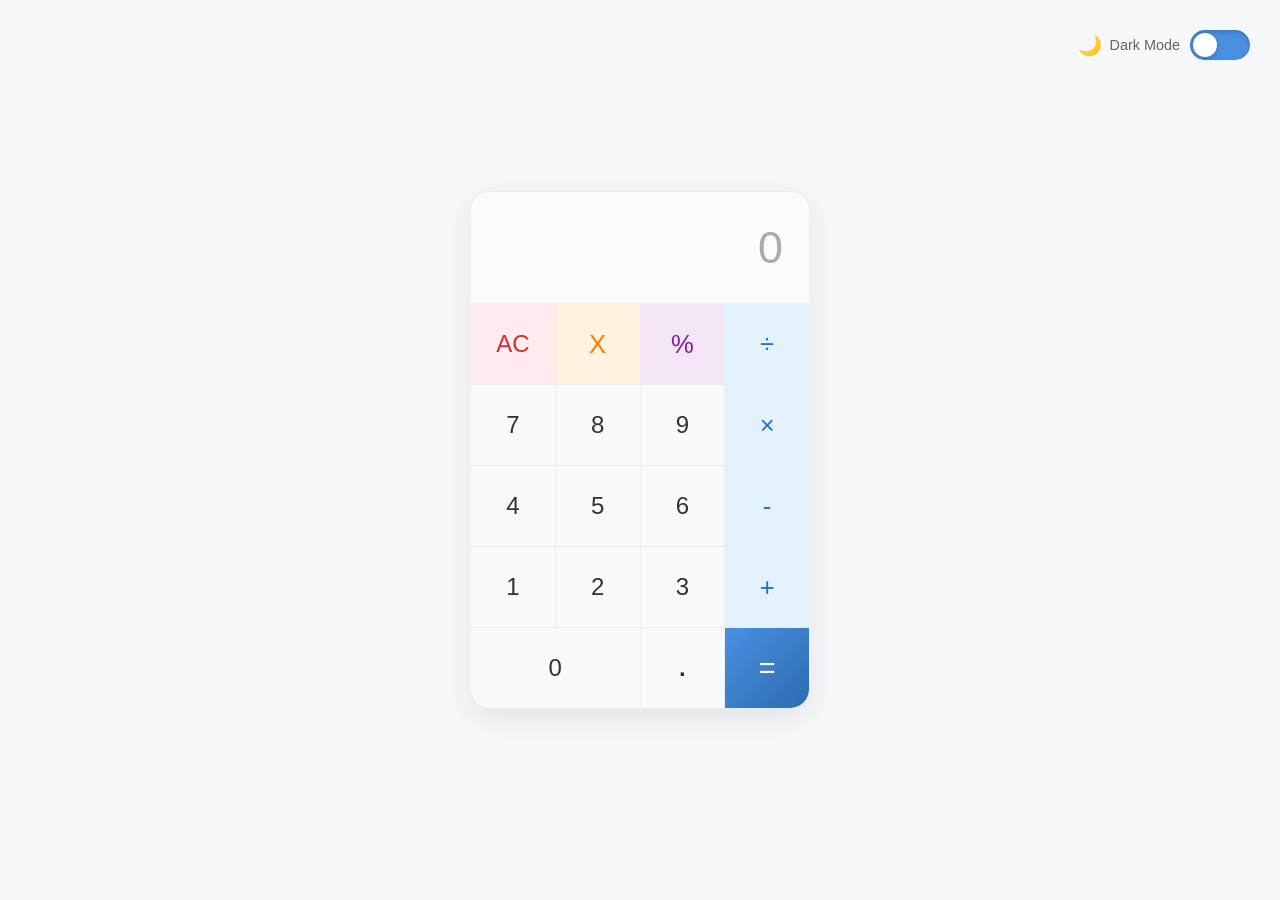
<file: index.html>
<!DOCTYPE html>
<html lang="en">
<head>
    <meta charset="UTF-8">
    <meta name="viewport" content="width=device-width, initial-scale=1.0">
    <title>Colorful Calculator</title>
    <style>
        * {
            margin: 0;
            padding: 0;
            box-sizing: border-box;
            font-family: -apple-system, BlinkMacSystemFont, 'Segoe UI', sans-serif;
        }
        
        body {
            display: flex;
            justify-content: center;
            align-items: center;
            min-height: 100vh;
            background-color: #f5f7fa;
            padding: 20px;
            transition: background-color 0.5s ease;
        }
        
        /* Theme toggle styles */
        .theme-toggle {
            position: absolute;
            top: 30px;
            right: 30px;
        }
        
        .toggle-label {
            display: flex;
            align-items: center;
            cursor: pointer;
            font-size: 0.9rem;
            color: #666;
            font-weight: 500;
        }
        
        .toggle-label .icon {
            margin-right: 8px;
            font-size: 1.2rem;
        }
        
        .toggle-switch {
            position: relative;
            width: 60px;
            height: 30px;
            background-color: #4a90e2;
            border-radius: 50px;
            margin-left: 10px;
            transition: background-color 0.3s;
            box-shadow: inset 0 2px 5px rgba(0, 0, 0, 0.2);
        }
        
        .toggle-switch::before {
            content: '';
            position: absolute;
            width: 24px;
            height: 24px;
            border-radius: 50%;
            background-color: white;
            top: 3px;
            left: 3px;
            transition: transform 0.3s;
            box-shadow: 0 2px 5px rgba(0, 0, 0, 0.2);
        }
        
        #theme-toggle {
            display: none;
        }
        
        #theme-toggle:checked ~ .theme-toggle .toggle-switch {
            background-color: #ff9f43;
        }
        
        #theme-toggle:checked ~ .theme-toggle .toggle-switch::before {
            transform: translateX(30px);
        }
        
        /* Dark theme styles */
        #theme-toggle:checked ~ body {
            background-color: #1a1d28;
        }
        
        #theme-toggle:checked ~ body .calculator {
            background-color: #2d3343;
            border-color: #3a4052;
            box-shadow: 0 10px 30px rgba(0, 0, 0, 0.3);
        }
        
        #theme-toggle:checked ~ body .display {
            background-color: #252a36;
            border-color: #3a4052;
        }
        
        #theme-toggle:checked ~ body .display-input {
            color: #f0f0f0;
        }
        
        #theme-toggle:checked ~ body .key {
            background-color: #3a4052;
            color: #f0f0f0;
        }
        
        #theme-toggle:checked ~ body .key:hover {
            background-color: #454c5f;
        }
        
        #theme-toggle:checked ~ body .key:active {
            background-color: #50586e;
        }
        
        #theme-toggle:checked ~ body .toggle-label {
            color: #aaa;
        }
        
        /* Calculator styles */
        .calculator {
            width: 340px;
            background-color: #ffffff;
            border-radius: 20px;
            box-shadow: 0 10px 30px rgba(0, 0, 0, 0.08);
            overflow: hidden;
            border: 1px solid #eaeef3;
            transition: all 0.5s ease;
        }
        
        .display {
            padding: 30px 25px;
            background-color: #fafbfd;
            text-align: right;
            border-bottom: 1px solid #eaeef3;
            transition: all 0.5s ease;
        }
        
        .display-input {
            width: 100%;
            border: none;
            background: transparent;
            text-align: right;
            font-size: 2.8rem;
            font-weight: 300;
            color: #333;
            outline: none;
            letter-spacing: 1px;
            transition: color 0.5s ease;
        }
        
        .display-input::placeholder {
            color: #aaa;
        }
        
        .keypad {
            display: grid;
            grid-template-columns: repeat(4, 1fr);
            gap: 1px;
            background-color: #eaeef3;
        }
        
        .key {
            height: 80px;
            display: flex;
            justify-content: center;
            align-items: center;
            background-color: white;
            font-size: 1.5rem;
            font-weight: 400;
            color: #333;
            cursor: pointer;
            user-select: none;
            transition: all 0.15s ease;
            border: none;
            outline: none;
        }
        
        .key:hover {
            background-color: #f7f9fc;
        }
        
        .key:active {
            transform: scale(0.97);
        }
        
        /* Colorful operator buttons */
        .key.operator {
            font-weight: 500;
            font-size: 1.6rem;
            background-color: #e3f2fd;
            color: #1976d2;
        }
        
        .key.operator:hover {
            background-color: #bbdefb;
        }
        
        .key.operator:active {
            background-color: #90caf9;
        }
        
        /* Special colorful buttons */
        .key.clear {
            background-color: #ffebee;
            color: #d32f2f;
        }
        
        .key.clear:hover {
            background-color: #ffcdd2;
        }
        
        .key.clear:active {
            background-color: #ef9a9a;
        }
        
        .key.equals {
            background: linear-gradient(135deg, #4a90e2, #2b6cb0);
            color: white;
            font-weight: 500;
            font-size: 1.8rem;
        }
        
        .key.equals:hover {
            background: linear-gradient(135deg, #3a7bc8, #1e4e8c);
        }
        
        .key.equals:active {
            background: linear-gradient(135deg, #2b6cb0, #15375e);
        }
        
        /* Number buttons with gradient effect */
        .key.number {
            background-color: #f8f9fa;
            font-weight: 500;
        }
        
        .key.number:hover {
            background-color: #e9ecef;
        }

        .key.decimal:hover {
            background-color: #e9ecef;
        }
        
        .key.number:active {
            background-color: #dee2e6;
        }
        
        /* Special button for zero */
        .key.zero {
            grid-column: span 2;
            background-color: #f8f9fa;
        }
        
        .key.decimal {
            background-color: #f8f9fa;
            font-weight: 600;
        }
        
        /* Colorful percentage and sign buttons */
        .key.operator:nth-child(2) { /* ± */
            background-color: #fff3e0;
            color: #f57c00;
        }
        
        .key.operator:nth-child(2):hover {
            background-color: #ffe0b2;
        }
        
        .key.operator:nth-child(3) { /* % */
            background-color: #f3e5f5;
            color: #7b1fa2;
        }
        
        .key.operator:nth-child(3):hover {
            background-color: #e1bee7;
        }
        
        /* Responsive adjustments */
        @media (max-width: 400px) {
            .calculator {
                width: 300px;
            }
            
            .key {
                height: 70px;
                font-size: 1.4rem;
            }
            
            .theme-toggle {
                top: 20px;
                right: 20px;
            }
        }
        
        @media (max-width: 350px) {
            .calculator {
                width: 280px;
            }
            
            .key {
                height: 65px;
            }
        }
        
        /* Animation for calculator entry */
        @keyframes slideIn {
            from {
                opacity: 0;
                transform: translateY(20px);
            }
            to {
                opacity: 1;
                transform: translateY(0);
            }
        }
        
        .calculator {
            animation: slideIn 0.5s ease-out;
        }
    </style>
</head>
<body>
    <input type="checkbox" id="theme-toggle">
    
    <div class="theme-toggle">
        <label for="theme-toggle" class="toggle-label">
            <span class="icon">🌙</span>
            <span class="text_theme">Dark Mode</span>
            <span class="toggle-switch"></span>
        </label>
    </div>
    
    <div class="calculator">
        <div class="display">
            <input type="text" class="display-input" id="disp" placeholder="0" readonly>
        </div>
        
        <div class="keypad">
            <!-- First row -->
            <button class="key clear">AC</button>
            <button class="key operator">X</button>
            <button class="key operator">%</button>
            <button class="key operator">÷</button>
            
            <!-- Second row -->
            <button class="key number">7</button>
            <button class="key number">8</button>
            <button class="key number">9</button>
            <button class="key operator">×</button>
            
            <!-- Third row -->
            <button class="key number">4</button>
            <button class="key number">5</button>
            <button class="key number">6</button>
            <button class="key operator">-</button>
            
            <!-- Fourth row -->
            <button class="key number">1</button>
            <button class="key number">2</button>
            <button class="key number">3</button>
            <button class="key operator">+</button>
            
            <!-- Fifth row -->
            <button class="key number zero">0</button>
            <button class="key decimal">.</button>
            <button class="key equals">=</button>
        </div>
    </div>
</body>
<script src="script.js"></script>
</html>
</file>
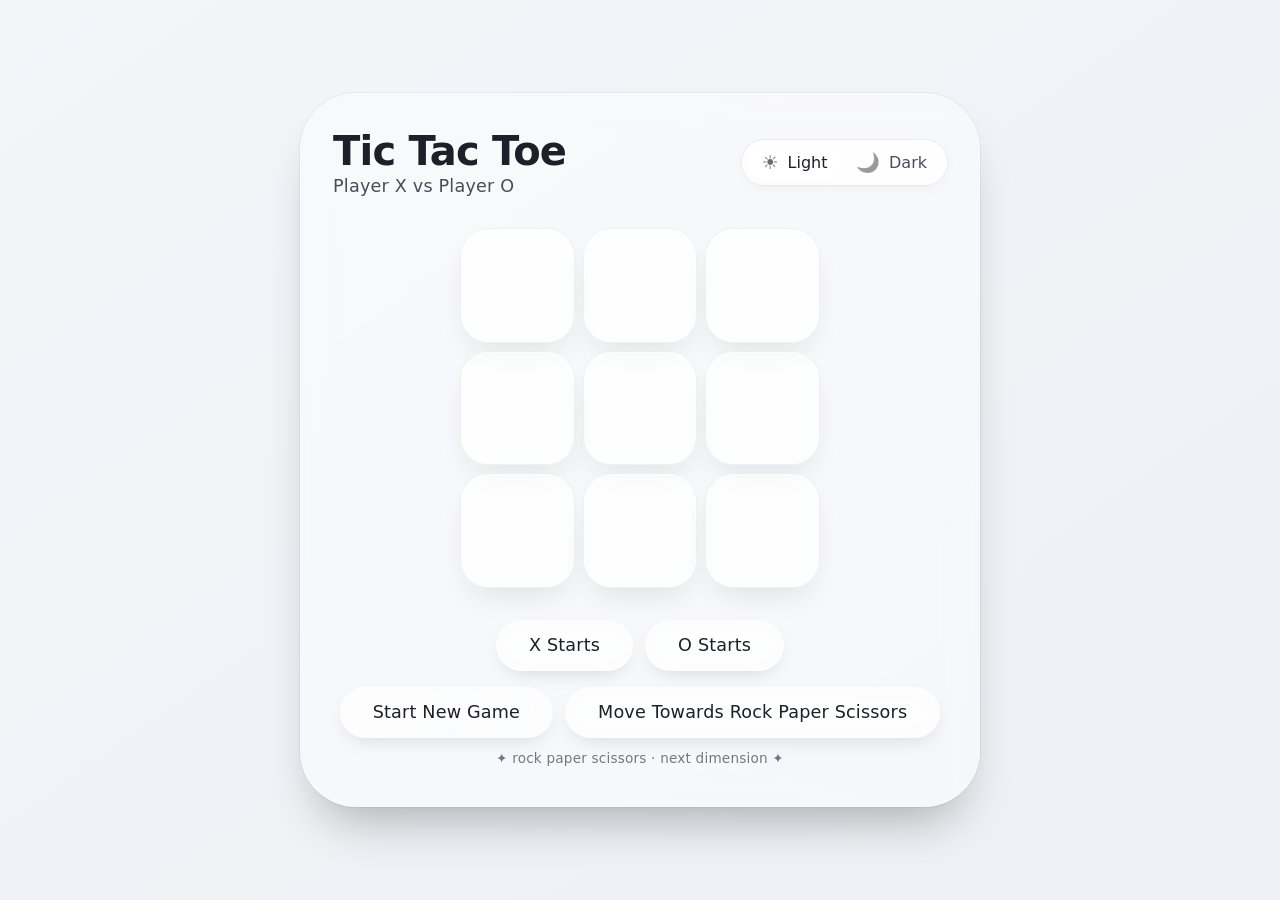
<file: tictactoe/index.html>
<!DOCTYPE html>
<html lang="en">
<head>
  <meta charset="UTF-8">
  <meta name="viewport" content="width=device-width, initial-scale=1.0">
  <title>tier · tic tac toe (UI only)</title>
  <link rel="stylesheet" href="style.css">
</head>
<body>
  <!-- hidden checkbox triggers dark mode -->
  <input type="checkbox" id="theme-toggle" class="theme-toggle-checkbox">

  <!-- main app container (all variables apply here) -->
  <div class="app-container">

    <!-- top section: title + toggle -->
    <div class="top-bar">
      <div class="titles">
        <h1>Tic Tac Toe</h1>
        <div class="subtitle">Player X  vs  Player O</div>
      </div>

      <!-- dark/light toggle (CSS only) -->
      <div class="toggle-wrapper">
        <label for="theme-toggle" class="toggle-label">Light</label>
        <label for="theme-toggle" class="toggle-label">Dark</label>
      </div>
    </div>

    <!-- game board 3x3 (placeholders X / O for UI) -->
    <div class="board">
      <!-- <div class="win-line"></div> -->
      <div class="cell 1">    </div>
      <div class="cell 2">    </div>
      <div class="cell 3">    </div>
      <div class="cell 4">    </div>
      <div class="cell 5">    </div>
      <div class="cell 6">    </div>
      <div class="cell 7">    </div>
      <div class="cell 8">    </div>
      <div class="cell 9">    </div>
    </div>

    <!-- scoreboard compact card -->
    <!-- <div class="scoreboard">
      <div class="score-content">
        <div class="score-x"><span>0</span></div>
        <div class="score-o"><span>0</span></div>
      </div>
    </div> -->

    <!-- action buttons row -->
    <div class="actions">

      <!-- Starter Selection -->
      <div class="starter-wrapper">
        <div class="btn starter-btn">X Starts</div>
        <div class="btn starter-btn">O Starts</div>
      </div>
    
      <!-- Action Buttons (Now Below) -->
      <div class="action-buttons">
        <a href="../toss/index.html" class="anker">
          <div class="btn btn-primary">Start New Game</div>
        </a>
    
        <div class="btn">Move Towards Rock Paper Scissors</div>
      </div>
    
    </div>    
    

    <!-- invisible elegant spacer (just for design) -->
    <div class="rock-paper-note">✦ rock paper scissors · next dimension ✦</div>
  </div>

  <!-- no script, pure UI – everything fits 100vh, centered, smooth glass -->
</body>
<script src="script.js"></script>
</html>
</file>
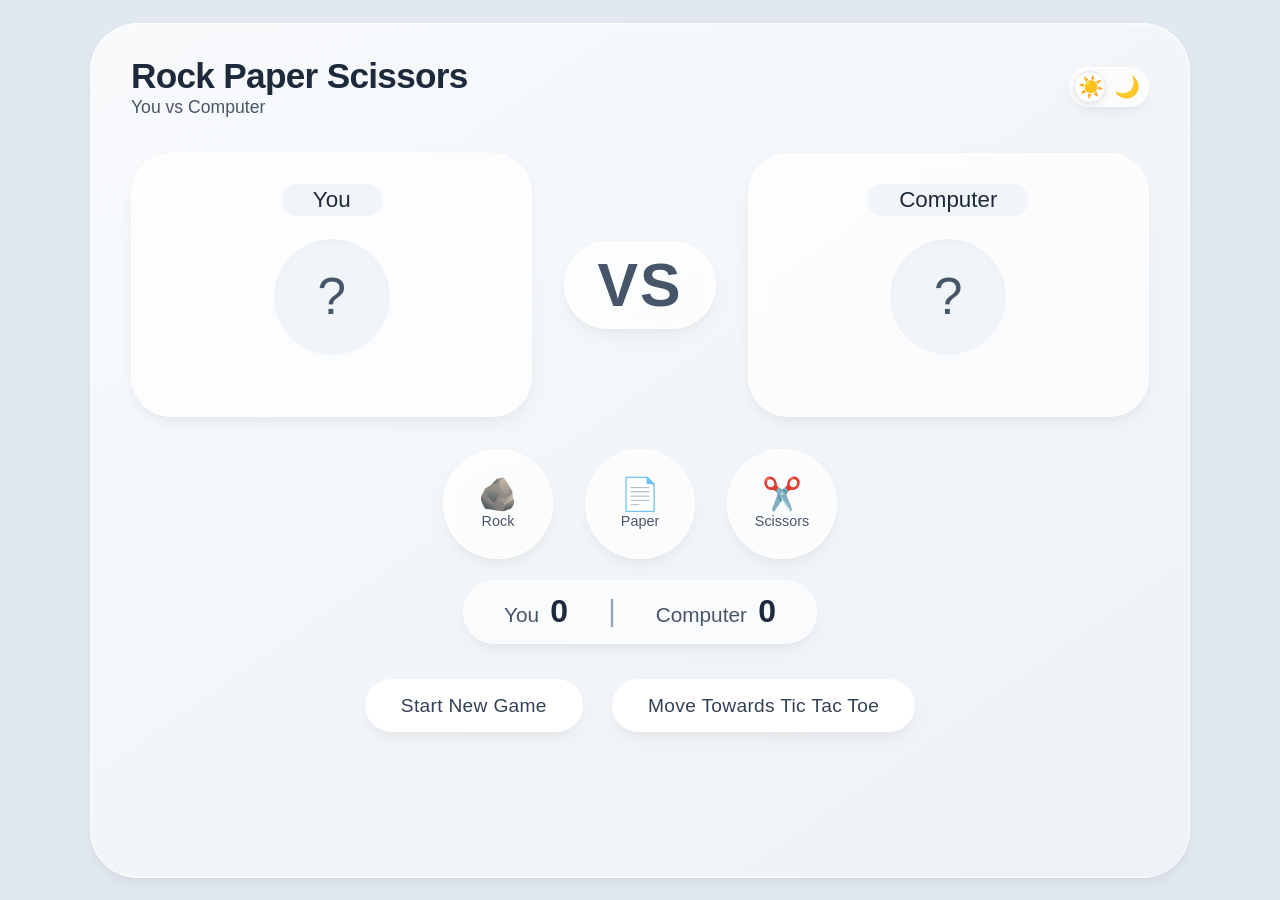
<file: toss/index.html>
<!DOCTYPE html>
<html lang="en">
<head>
    <meta charset="UTF-8">
    <meta name="viewport" content="width=device-width, initial-scale=1.0">
    <title>Rock Paper Scissors · clean UI</title>
    <link rel="stylesheet" href="style.css">
</head>
<body>
    <input type="checkbox" id="theme-toggle">

    <div class="app">

        <!-- header with toggle -->
        <div class="header-row">
            <div class="titles">
                <h1>Rock Paper Scissors</h1>
                <div class="sub">You vs Computer</div>
            </div>
            <label for="theme-toggle" class="theme-switch">
                <span class="icon sun">☀️</span>
                <span class="icon moon">🌙</span>
                <span class="toggle-thumb"></span>
            </label>
        </div>

        <!-- battle arena -->
        <div class="battle">
            <!-- left: you -->
            <div class="fighter-card">
                <div class="fighter-label">You</div>
                <div class="placeholder-move">?</div>
                <div style="height: 0.5rem;"></div> <!-- spacing -->
            </div>

            <!-- VS -->
            <div class="vs-large">VS</div>

            <!-- right: computer -->
            <div class="fighter-card">
                <div class="fighter-label">Computer</div>
                <div class="placeholder-move">?</div>
                <div style="height: 0.5rem;"></div>
            </div>
        </div>

        <!-- three move circles -->
        <div class="move-panel">
            <div class="move-circle">
                <span>🪨</span>
                <span>Rock</span>
            </div>
            <div class="move-circle">
                <span>📄</span>
                <span>Paper</span>
            </div>
            <div class="move-circle">
                <span>✂️</span>
                <span>Scissors</span>
            </div>
        </div>

        <!-- scoreboard horizontal -->
        <div style="display: flex; justify-content: center;">
            <div class="score-row">
                <div class="score-item">You <strong>0</strong></div>
                <span class="score-divider">|</span>
                <div class="score-item">Computer <strong>0</strong></div>
            </div>
        </div>

        <!-- action buttons -->
        <div class="actions">
            <div class="primary-btn">Start New Game</div>
            <a href="../tictactoe/index.html" class="anker"> <div class="primary-btn">Move Towards Tic Tac Toe</div> </a>
        </div>

        <!-- tiny invisible flex filler (keeps everything tight) -->
        <div style="flex: 0 1 0;"></div>
    </div>

    <!-- absolutely no JS, pure CSS design -->
</body>
<script src="script.js"></script>
</html>
</file>
<file: tictactoe/style.css>
/* ----- CSS variables – light & dark themes (smooth transition) ----- */
* {
    margin: 0;
    padding: 0;
    box-sizing: border-box;
    transition: background-color 0.25s ease, border-color 0.2s ease, box-shadow 0.2s ease, color 0.2s ease, transform 0.2s ease;
}

body {
    min-height: 100vh;
    font-family: 'Inter', system-ui, -apple-system, 'Segoe UI', Roboto, 'Helvetica Neue', sans-serif;
    background: var(--bg-gradient);
    display: flex;
    align-items: center;
    justify-content: center;
    margin: 0;
    padding: 1.5rem;
}

/* theme variables – light mode default */
:root {
    --bg-gradient: linear-gradient(145deg, #f3f5f9 0%, #eef0f5 100%);
    --card-bg: rgba(255, 255, 255, 0.7);
    --card-glass: rgba(255, 255, 255, 0.45);
    --text-primary: #1e1f28;
    --text-secondary: #4a4c5a;
    --border-subtle: rgba(0, 0, 0, 0.05);
    --cell-bg: rgba(255, 255, 255, 0.6);
    --cell-shadow: 0 15px 30px -10px rgba(0, 0, 0, 0.1), 0 0 0 1px rgba(255,255,255,0.7) inset;
    --cell-hover: rgba(255, 255, 255, 0.95);
    --cell-lift: translateY(-6px);
    --score-bg: rgba(255, 255, 255, 0.7);
    --btn-bg: rgba(255, 255, 255, 0.6);
    --btn-border: 1px solid rgba(255,255,255,0.5);
    --btn-shadow: 0 8px 20px -8px rgba(0, 0, 0, 0.15);
    --btn-hover: rgba(255, 255, 255, 0.95);
    --x-color: #2b2e4a;
    --o-color: #8b5f65;
    --board-glow: 0 20px 35px -12px rgba(0,0,0,0.2);
    --toggle-sun: brightness(1) invert(0.2);
    --toggle-moon: brightness(0) invert(0.5);
}

/* DARK MODE – activated by checkbox hack */
#theme-toggle:checked ~ .app-container {
    --bg-gradient: linear-gradient(145deg, #1a1c24 0%, #22242e 100%);
    --card-bg: rgba(30, 32, 40, 0.8);
    --card-glass: rgba(20, 22, 28, 0.7);
    --text-primary: #ededf2;
    --text-secondary: #a9abb8;
    --border-subtle: rgba(255, 255, 255, 0.04);
    --cell-bg: rgba(35, 38, 48, 0.7);
    --cell-shadow: 0 15px 30px -12px rgba(0, 0, 0, 0.6), 0 0 0 1px rgba(255,255,255,0.05) inset;
    --cell-hover: rgba(50, 54, 68, 0.95);
    --score-bg: rgba(25, 27, 35, 0.7);
    --btn-bg: rgba(30, 33, 42, 0.7);
    --btn-border: 1px solid rgba(255,255,255,0.03);
    --btn-shadow: 0 8px 20px -8px rgba(0, 0, 0, 0.6);
    --btn-hover: rgba(45, 49, 62, 0.95);
    --x-color: #d3d9ff;
    --o-color: #f2b0bb;
    --board-glow: 0 25px 40px -15px rgba(0,0,0,0.7);
    --toggle-sun: brightness(1.2) invert(0.9);
    --toggle-moon: brightness(1.5) invert(0.2);
}

/* toggle switch – hidden checkbox */
.theme-toggle-checkbox {
    display: none;
}

/* main container – inherits theme variables */
.app-container {
    max-width: 680px;
    width: 100%;
    background: var(--card-glass);
    backdrop-filter: blur(14px);
    -webkit-backdrop-filter: blur(14px);
    border-radius: 3.5rem;
    padding: 2.2rem 2rem 2.5rem;
    box-shadow: 0 30px 50px -20px rgba(0,0,0,0.3), 0 0 0 1px var(--border-subtle);
    border: 1px solid rgba(255,255,255,0.1);
}

/* ----- TOP SECTION ----- */
.top-bar {
    display: flex;
    align-items: center;
    justify-content: space-between;
    margin-bottom: 1.8rem;
    flex-wrap: wrap;
    gap: 1rem;
}

.titles h1 {
    font-size: 2.5rem;
    font-weight: 700;
    letter-spacing: -0.02em;
    line-height: 1.1;
    color: var(--text-primary);
}

.titles .subtitle {
    font-size: 1.1rem;
    font-weight: 450;
    color: var(--text-secondary);
    margin-top: 0.2rem;
    letter-spacing: 0.2px;
}

/* dark/light toggle – CSS hack, smooth */
.toggle-wrapper {
    display: flex;
    align-items: center;
    background: var(--card-bg);
    border-radius: 60px;
    padding: 0.35rem;
    box-shadow: 0 4px 12px rgba(0,0,0,0.03), 0 0 0 1px var(--border-subtle);
    backdrop-filter: blur(4px);
}

.toggle-label {
    display: flex;
    align-items: center;
    gap: 0.3rem;
    cursor: pointer;
    padding: 0.35rem 0.9rem;
    border-radius: 40px;
    transition: 0.15s;
    font-weight: 480;
    color: var(--text-secondary);
}

.toggle-label::before {
    content: "☀️";
    font-size: 1.2rem;
    filter: var(--toggle-sun);
    opacity: 0.8;
    transition: inherit;
    margin-right: 4px;
}

.toggle-label:last-child::before {
    content: "🌙";
    filter: var(--toggle-moon);
}

/* when checkbox checked → swap which label is highlighted */
#theme-toggle:not(:checked) ~ .app-container .toggle-wrapper .toggle-label:first-child {
    background: rgba(255,255,255,0.5);
    backdrop-filter: blur(2px);
    box-shadow: 0 2px 6px rgba(0,0,0,0.02);
    color: var(--text-primary);
    font-weight: 520;
}

#theme-toggle:checked ~ .app-container .toggle-wrapper .toggle-label:last-child {
    background: rgba(40, 44, 55, 0.7);
    backdrop-filter: blur(2px);
    box-shadow: 0 2px 8px rgba(0,0,0,0.3);
    color: #ffffffd9;
}

/* hide native checkbox */
#theme-toggle:checked ~ .app-container .toggle-label,
#theme-toggle:not(:checked) ~ .app-container .toggle-label {
    transition: all 0.18s;
}

/* ----- GAME BOARD (3x3) ----- */
.board {
    position: relative;
    width: 360px;
    height: 360px;
    margin: 2rem auto;

    display: grid;
    grid-template-columns: repeat(3, 1fr);
    grid-template-rows: repeat(3, 1fr);

    gap: 8px; /* works perfectly with this */
}

/* .cell {
    background: #222;
    display: flex;
    align-items: center;
    justify-content: center;
    font-size: 2.5rem;
    color: white;
    cursor: pointer;
} */

/* WIN LINE */
/* .win-line {
    position: absolute;
    height: 6px;
    width: 100%;

    background: greenyellow;

    top: 50%;
    left: 50%;

    transform: translate(-50%, -50%) scaleX(0);
    transform-origin: center;

    transition: transform 0.3s ease;

    z-index: 10;
} */

  

.cell {
    background: var(--cell-bg);
    backdrop-filter: blur(8px);
    -webkit-backdrop-filter: blur(8px);
    border-radius: 28px;
    box-shadow: var(--cell-shadow);
    display: flex;
    align-items: center;
    justify-content: center;
    transition: all 0.25s cubic-bezier(0.2,0,0,1);
    font-size: 4rem;
    font-weight: 600;
    color: var(--text-primary);
    cursor: default;
    border: 1px solid var(--border-subtle);
}

/* X and O styling */
.cell.x-holder::after {
    content: "×";
    font-size: 5.2rem;
    font-weight: 300;
    line-height: 1;
    color: var(--x-color);
    letter-spacing: -0.1rem;
    transform: scale(1.1);
    display: block;
    text-shadow: 0 4px 8px rgba(0,0,0,0.05);
}

.cell.o-holder::after {
    content: "○";
    font-size: 4.8rem;
    font-weight: 300;
    color: var(--o-color);
    transform: scale(1.1);
    text-shadow: 0 4px 8px rgba(0,0,0,0.05);
}

/* hover effect – lift + subtle bg change */
.cell:hover {
    transform: var(--cell-lift);
    background: var(--cell-hover);
    box-shadow: 0 22px 38px -14px rgba(0,0,0,0.25), 0 0 0 1px rgba(255,255,255,0.3) inset;
}

/* Pre‑populated symbols for UI demo – static dummy markers */
/* .cell:nth-child(1) { composes: x-holder; } */
/* .cell:nth-child(1)::after { content: "×"; font-size: 5.2rem; font-weight: 300; color: var(--x-color); }
.cell:nth-child(2)::after { content: "○"; font-size: 4.8rem; font-weight: 300; color: var(--o-color); }
.cell:nth-child(3)::after { content: "×"; font-size: 5.2rem; font-weight: 300; color: var(--x-color); }
.cell:nth-child(4)::after { content: "○"; font-size: 4.8rem; font-weight: 300; color: var(--o-color); }
.cell:nth-child(5)::after { content: "×"; font-size: 5.2rem; font-weight: 300; color: var(--x-color); }
.cell:nth-child(6)::after { content: "○"; font-size: 4.8rem; font-weight: 300; color: var(--o-color); }
.cell:nth-child(7)::after { content: "×"; font-size: 5.2rem; font-weight: 300; color: var(--x-color); }
.cell:nth-child(8)::after { content: "○"; font-size: 4.8rem; font-weight: 300; color: var(--o-color); }
.cell:nth-child(9)::after { content: "×"; font-size: 5.2rem; font-weight: 300; color: var(--x-color); } */

/* ensure pseudo element styles */
.cell::after {
    display: block;
    transition: inherit;
}

/* ----- SCOREBOARD (compact horizontal) ----- */
.scoreboard {
    background: var(--score-bg);
    backdrop-filter: blur(12px);
    -webkit-backdrop-filter: blur(12px);
    padding: 1rem 2rem;
    border-radius: 80px;
    width: fit-content;
    margin: 0 auto 2rem;
    box-shadow: 0 12px 28px -12px rgba(0,0,0,0.2), 0 0 0 1px var(--border-subtle);
    border: 1px solid rgba(255,255,255,0.1);
}

.score-content {
    display: flex;
    gap: 3rem;
    font-size: 1.35rem;
    font-weight: 540;
    color: var(--text-primary);
    letter-spacing: 0.2px;
}

.score-x, .score-o {
    display: flex;
    align-items: center;
    gap: 0.4rem;
}

.score-x span, .score-o span {
    font-weight: 650;
    color: var(--text-secondary);
    min-width: 2rem;
    text-align: center;
}

.score-x::before {
    content: "×";
    font-size: 2rem;
    font-weight: 300;
    color: var(--x-color);
    margin-right: 4px;
    transform: scale(1.1);
}

.score-o::before {
    content: "○";
    font-size: 2rem;
    font-weight: 300;
    color: var(--o-color);
    margin-right: 4px;
    transform: scale(1.1);
}

/* ----- ACTION BUTTONS (row) ----- */
.actions {
    display: flex;
    flex-wrap: wrap;
    align-items: center;
    justify-content: center;
    gap: 1.2rem;
    margin-top: 1rem;
}


 .actions {
    display: flex;
    flex-direction: column;
    align-items: center;
    gap: 16px;
  }
  
  .starter-wrapper {
    display: flex;
    gap: 12px;
  }
  
.action-buttons {
    display: flex;
    gap: 12px;
}
.btn {
    background: var(--btn-bg);
    backdrop-filter: blur(12px);
    -webkit-backdrop-filter: blur(12px);
    border: var(--btn-border);
    padding: 0.9rem 2rem;
    border-radius: 50px;
    font-size: 1.1rem;
    font-weight: 530;
    color: var(--text-primary);
    box-shadow: var(--btn-shadow);
    cursor: default;
    transition: all 0.2s ease;
    letter-spacing: 0.01em;
    border: 1px solid rgba(255,255,255,0.15);
    flex: 0 1 auto;
    white-space: nowrap;
}

.btn:hover {
    transform: translateY(-5px);
    background: var(--btn-hover);
    box-shadow: 0 18px 30px -14px rgba(0,0,0,0.25), 0 0 0 1px rgba(255,255,255,0.2) inset;
}

.btn:active {
    transform: translateY(-2px);
    transition: 0.05s;
}

.anker {
    text-decoration: none;
}

/* subtle gradient highlight on first button */
.btn-primary {
    background: linear-gradient(135deg, rgba(255,255,255,0.6), rgba(255,255,255,0.3));
    border: 1px solid rgba(255,255,255,0.4);
}

#theme-toggle:checked ~ .app-container .btn-primary {
    background: linear-gradient(135deg, rgba(60,64,80,0.8), rgba(40,44,58,0.9));
}

/* footer / tiny rps hint */
.rock-paper-note {
    margin-top: 0.8rem;
    font-size: 0.85rem;
    color: var(--text-secondary);
    text-align: center;
    opacity: 0.75;
    letter-spacing: 0.2px;
}

/* everything fits 100vh comfortably */
@media (max-height: 700px) {
    .app-container { padding: 1.2rem 1.5rem; }
    .board { max-width: 380px; margin: 1rem auto; }
    .cell { font-size: 3.5rem; }
    .titles h1 { font-size: 2.2rem; }
}

/* responsive small widths */
@media (max-width: 460px) {
    .board { gap: 0.7rem; }
    .cell::after { font-size: 3.5rem !important; }
    .score-content { gap: 1.5rem; font-size: 1.2rem; }
    .btn { padding: 0.7rem 1.3rem; font-size: 1rem; }
}

/* ensure no overflow */
.cell::after, .cell {
    user-select: none;
}
</file>
<file: toss/style.css>
/* ----- RESET & VARIABLES (light default) ----- */
* {
    margin: 0;
    padding: 0;
    box-sizing: border-box;
    font-family: 'Inter', -apple-system, BlinkMacSystemFont, 'Segoe UI', Roboto, sans-serif;
}

/* fallback system fonts */
body {
    background: #e2e8f0;
    min-height: 100vh;
    display: flex;
    align-items: center;
    justify-content: center;
    padding: 1rem;
}

:root {
    /* light theme – soft, minimal, glass */
    --bg-gradient: linear-gradient(145deg, #f8fafc 0%, #eef2f6 100%);
    --card-bg: rgba(255, 255, 255, 0.7);
    --glass-border: rgba(255, 255, 255, 0.8);
    --text-primary: #1e293b;
    --text-secondary: #475569;
    --accent-soft: #94a3b8;
    --accent-medium: #64748b;
    --shadow-sm: 0 8px 20px -6px rgba(0, 0, 0, 0.08), 0 4px 12px rgba(0, 0, 0, 0.02);
    --shadow-hover: 0 20px 30px -12px rgba(0, 0, 0, 0.15);
    --btn-bg: #ffffff;
    --btn-text: #334155;
    --score-bg: rgba(255, 255, 255, 0.6);
    --placeholder-bg: #f1f5f9;
    --toggle-sun: #fbbf24;
    --toggle-moon: #1e293b;
    --vs-color: #475569;
}

/* dark theme – still minimal, soft dark */
#theme-toggle:checked ~ .app {
    --bg-gradient: linear-gradient(145deg, #1e293b 0%, #0f172a 100%);
    --card-bg: rgba(30, 41, 59, 0.8);
    --glass-border: rgba(255, 255, 255, 0.08);
    --text-primary: #f1f5f9;
    --text-secondary: #cbd5e1;
    --accent-soft: #475569;
    --accent-medium: #64748b;
    --shadow-sm: 0 8px 20px -6px rgba(0, 0, 0, 0.5), 0 4px 12px rgba(0, 0, 0, 0.3);
    --shadow-hover: 0 25px 35px -14px #00000080;
    --btn-bg: #334155;
    --btn-text: #e2e8f0;
    --score-bg: rgba(15, 23, 42, 0.7);
    --placeholder-bg: #1e293b;
    --toggle-sun: #fcd34d;
    --toggle-moon: #a5b4fc;
    --vs-color: #94a3b8;
}

/* hidden checkbox */
#theme-toggle {
    position: absolute;
    opacity: 0;
    pointer-events: none;
}

/* main card – exactly 100vh, no scroll */
.app {
    max-width: 1100px;
    width: 100%;
    height: 95vh;   /* leaves tiny breathing room, but fits one screen */
    max-height: 900px;
    background: var(--bg-gradient);
    backdrop-filter: blur(20px);
    border-radius: 3rem;
    box-shadow: var(--shadow-sm), inset 0 1px 3px rgba(255,255,255,0.5);
    padding: 2rem 2.5rem;
    display: flex;
    flex-direction: column;
    border: 1px solid var(--glass-border);
    transition: background 0.3s, border 0.2s, box-shadow 0.2s;
}

/* ----- header (flex, no wrap) ----- */
.header-row {
    display: flex;
    justify-content: space-between;
    align-items: center;
    flex-wrap: nowrap;
    margin-bottom: 1.2rem;
}

.titles h1 {
    font-size: 2.2rem;
    font-weight: 600;
    color: var(--text-primary);
    letter-spacing: -0.02em;
}

.titles .sub {
    font-size: 1.1rem;
    color: var(--text-secondary);
    font-weight: 400;
    margin-top: 0.1rem;
}

/* ----- toggle minimal ----- */
.theme-switch {
    position: relative;
    width: 80px;
    height: 40px;
    background: var(--card-bg);
    backdrop-filter: blur(4px);
    border-radius: 100px;
    border: 1px solid var(--glass-border);
    box-shadow: var(--shadow-sm);
    display: flex;
    align-items: center;
    justify-content: space-between;
    padding: 0 8px;
    cursor: pointer;
    flex-shrink: 0;
}
.theme-switch .icon {
    font-size: 1.3rem;
    z-index: 2;
}
.theme-switch .sun { color: var(--toggle-sun); }
.theme-switch .moon { color: var(--toggle-moon); }
.theme-switch .toggle-thumb {
    position: absolute;
    width: 32px;
    height: 32px;
    background: white;
    border-radius: 50%;
    top: 3px;
    left: 4px;
    box-shadow: 0 2px 6px rgba(0,0,0,0.1);
    transition: transform 0.2s ease;
    border: 1px solid #e2e8f0;
}
#theme-toggle:checked ~ .app .theme-switch .toggle-thumb {
    transform: translateX(40px);
    background: #1e293b;
    border-color: #64748b;
}

/* ----- battle arena (flex, symmetrical) ----- */
.battle {
    display: flex;
    align-items: center;
    justify-content: center;
    gap: 1rem 2rem;
    margin: 1rem 0 1.2rem;
    flex-wrap: nowrap;
}

.fighter-card {
    flex: 1 1 0;
    min-width: 160px;
    background: var(--card-bg);
    backdrop-filter: blur(8px);
    border: 1px solid var(--glass-border);
    border-radius: 2.5rem;
    padding: 1.8rem 1rem 2rem;
    box-shadow: var(--shadow-sm);
    display: flex;
    flex-direction: column;
    align-items: center;
    gap: 1.2rem;
    transition: transform 0.2s, box-shadow 0.2s;
}

.fighter-card:hover {
    transform: translateY(-4px);
    box-shadow: var(--shadow-hover);
}

.fighter-label {
    font-size: 1.4rem;
    font-weight: 500;
    color: var(--text-primary);
    background: var(--placeholder-bg);
    padding: 0.2rem 2rem;
    border-radius: 40px;
    border: 1px solid var(--glass-border);
}

.placeholder-move {
    width: 120px;
    height: 120px;
    border-radius: 50%;
    background: var(--placeholder-bg);
    border: 2px solid var(--glass-border);
    box-shadow: inset 0 4px 8px rgba(0,0,0,0.02);
    display: flex;
    align-items: center;
    justify-content: center;
    font-size: 3.2rem;
    font-weight: 400;
    color: var(--text-secondary);
    transition: 0.2s;
}

.vs-large {
    font-size: 3.8rem;
    font-weight: 700;
    color: var(--vs-color);
    background: var(--card-bg);
    padding: 0.5rem 2rem;
    border-radius: 100px;
    border: 1px solid var(--glass-border);
    backdrop-filter: blur(4px);
    box-shadow: var(--shadow-sm);
    letter-spacing: 2px;
}

/* ----- move selectors (3 clean circles) ----- */
.move-panel {
    display: flex;
    justify-content: center;
    gap: 2rem;
    margin: 0.8rem 0 0.8rem;
    flex-wrap: wrap;
}

.move-circle {
    width: 110px;
    height: 110px;
    border-radius: 50%;
    background: var(--card-bg);
    backdrop-filter: blur(6px);
    border: 1px solid var(--glass-border);
    box-shadow: var(--shadow-sm);
    display: flex;
    flex-direction: column;
    align-items: center;
    justify-content: center;
    font-weight: 500;
    color: var(--text-primary);
    transition: all 0.2s;
    cursor: default;
    gap: 0.2rem;
}

.move-circle span:first-child {
    font-size: 2rem;
    line-height: 1;
}
.move-circle span:last-child {
    font-size: 0.9rem;
    color: var(--text-secondary);
}

.move-circle:hover {
    transform: scale(1.08);
    box-shadow: var(--shadow-hover);
    background: var(--btn-bg);
    border-color: var(--accent-medium);
}

/* ----- scoreboard minimal row ----- */
.score-row {
    display: flex;
    justify-content: center;
    align-items: center;
    gap: 2.5rem;
    background: var(--score-bg);
    backdrop-filter: blur(4px);
    border-radius: 60px;
    padding: 0.8rem 2.5rem;
    margin: 0.5rem auto 1.2rem;
    width: fit-content;
    border: 1px solid var(--glass-border);
    box-shadow: var(--shadow-sm);
}

.score-item {
    display: flex;
    align-items: baseline;
    gap: 0.5rem;
    font-size: 1.3rem;
    color: var(--text-secondary);
}
.score-item strong {
    font-size: 2rem;
    font-weight: 600;
    color: var(--text-primary);
    margin-left: 0.2rem;
}

.score-divider {
    color: var(--accent-soft);
    font-size: 1.8rem;
    font-weight: 200;
}

/* ----- action buttons (clean, modern) ----- */
.actions {
    display: flex;
    justify-content: center;
    gap: 1.8rem;
    margin: 1rem 0 0.2rem;
    flex-wrap: wrap;
}

.primary-btn {
    background: var(--btn-bg);
    border: 1px solid var(--glass-border);
    color: var(--btn-text);
    font-size: 1.2rem;
    font-weight: 500;
    padding: 0.9rem 2.2rem;
    border-radius: 50px;
    box-shadow: var(--shadow-sm);
    backdrop-filter: blur(4px);
    cursor: default;
    transition: all 0.15s;
    letter-spacing: 0.3px;
}

.primary-btn:hover {
    transform: translateY(-3px);
    box-shadow: var(--shadow-hover);
    background: var(--card-bg);
    border-color: var(--accent-medium);
}

/* tiny spacer to fill exactly */
.spacer {
    flex: 0 0 0.2rem;
}

.anker {
    text-decoration: none;
}
/* ensure no overflow, everything fits in 100vh */
@media (max-height: 700px) {
    .app { padding: 1.2rem 2rem; }
    .fighter-card { padding: 1rem 0.8rem; }
    .placeholder-move { width: 90px; height: 90px; font-size: 2.5rem; }
    .move-circle { width: 90px; height: 90px; }
    .vs-large { font-size: 2.8rem; }
}

/* responsive for small width */
@media (max-width: 600px) {
    .app { padding: 1.2rem; }
    .battle { gap: 0.5rem; }
    .vs-large { font-size: 2.5rem; padding: 0.2rem 1rem; }
    .fighter-label { font-size: 1.2rem; }
}

/* no scroll guarantee */
body {
    overflow: hidden;
}
.app {
    overflow-y: auto;  /* only if content overflows (but we designed to fit) */
    scrollbar-width: none; /* hide scrollbar to keep clean */
}
.app::-webkit-scrollbar {
    display: none;
}
</file>
